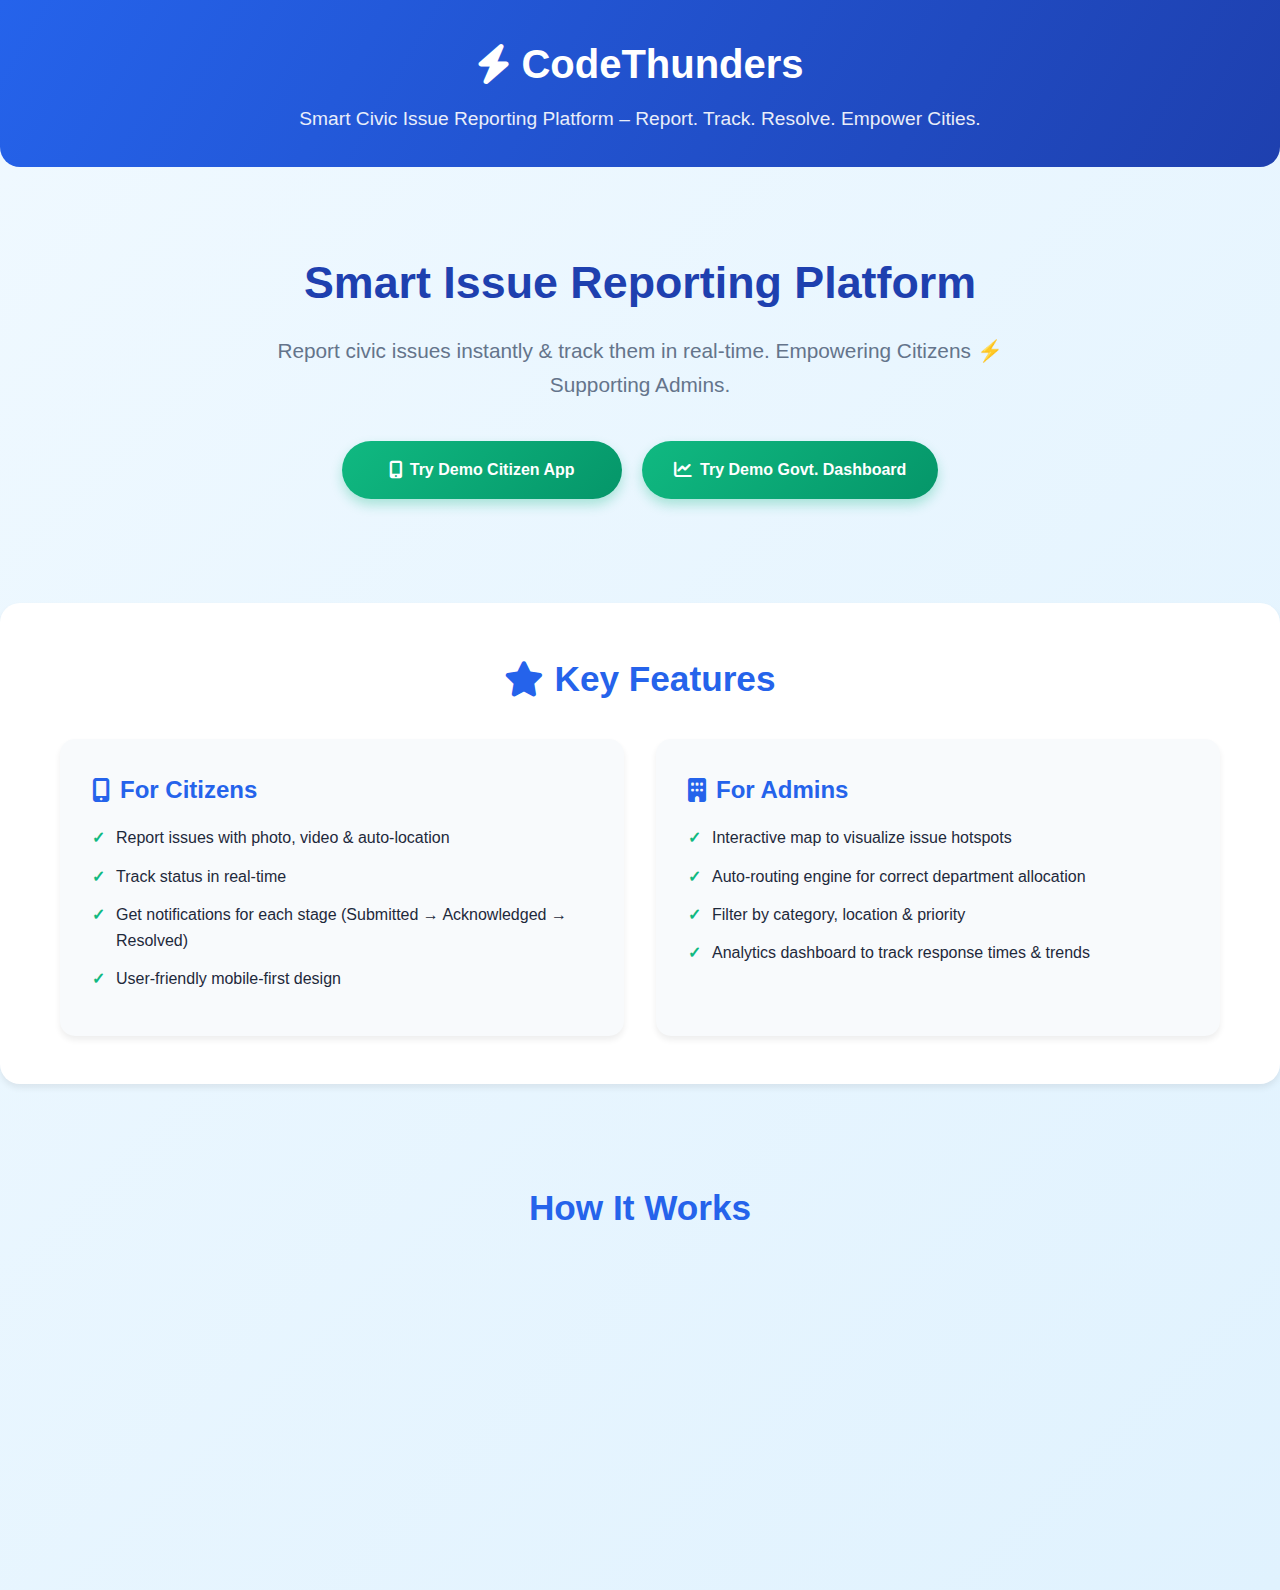
<file: index.html>
<!DOCTYPE html>
<html lang="en">
<head>
  <meta charset="UTF-8">
  <meta name="viewport" content="width=device-width, initial-scale=1.0">
  <title>CodeThunders – Smart Civic Issue Reporting</title>
  <link rel="stylesheet" href="https://cdnjs.cloudflare.com/ajax/libs/font-awesome/6.4.0/css/all.min.css">
  <style>
    /* Reset and Base Styles */
    * {
      margin: 0;
      padding: 0;
      box-sizing: border-box;
      font-family: 'Segoe UI', Tahoma, Geneva, Verdana, sans-serif;
    }
    
    :root {
      --primary: #2563eb;
      --primary-dark: #1e40af;
      --secondary: #10b981;
      --secondary-dark: #059669;
      --accent: #f59e0b;
      --danger: #ef4444;
      --light: #f8fafc;
      --dark: #1e293b;
      --gray: #64748b;
      --light-gray: #e2e8f0;
      --card-bg: #ffffff;
      --card-shadow: 0 4px 6px rgba(0, 0, 0, 0.07);
    }
    
    body {
      background: linear-gradient(135deg, #f0f9ff 0%, #e0f2fe 100%);
      color: var(--dark);
      line-height: 1.6;
      min-height: 100vh;
    }
    
    .container {
      max-width: 1200px;
      margin: 0 auto;
      padding: 0 20px;
    }
    
    /* Header Styles */
    header {
      text-align: center;
      padding: 2rem 1rem;
      background: linear-gradient(120deg, var(--primary) 0%, var(--primary-dark) 100%);
      color: white;
      margin-bottom: 2rem;
      border-radius: 0 0 20px 20px;
    }
    
    header h1 {
      font-size: 2.5rem;
      margin-bottom: 0.5rem;
      display: flex;
      align-items: center;
      justify-content: center;
      gap: 10px;
    }
    
    header p {
      font-size: 1.2rem;
      opacity: 0.9;
      max-width: 800px;
      margin: 0 auto;
    }
    
    /* Hero Section */
    .hero {
      text-align: center;
      padding: 3rem 1rem;
      margin-bottom: 3rem;
    }
    
    .hero-content h1 {
      font-size: 2.8rem;
      margin-bottom: 1rem;
      color: var(--primary-dark);
    }
    
    .hero-content p {
      font-size: 1.3rem;
      color: var(--gray);
      max-width: 800px;
      margin: 0 auto 2rem;
    }

    /* Buttons */
    .btn {
      display: inline-flex;
      align-items: center;
      justify-content: center;
      gap: 8px;
      background: linear-gradient(135deg, var(--secondary) 0%, var(--secondary-dark) 100%);
      color: white;
      padding: 1rem 2rem;
      border-radius: 50px;
      font-weight: 600;
      text-decoration: none;
      transition: all 0.3s ease;
      box-shadow: 0 6px 12px rgba(16, 185, 129, 0.3);
      margin: 0.5rem;
      min-width: 280px;
    }
    
    .btn:hover {
      transform: translateY(-4px) scale(1.03);
      box-shadow: 0 10px 20px rgba(16, 185, 129, 0.4);
      background: linear-gradient(135deg, var(--secondary-dark) 0%, var(--secondary) 100%);
    }

    .btn i {
      font-size: 1.1rem;
    }

    /* Features Section */
    .features {
      padding: 3rem 1rem;
      background: white;
      border-radius: 20px;
      box-shadow: var(--card-shadow);
      margin-bottom: 3rem;
    }
    
    .features h2 {
      text-align: center;
      font-size: 2.2rem;
      margin-bottom: 2rem;
      color: var(--primary);
      display: flex;
      align-items: center;
      justify-content: center;
      gap: 10px;
    }
    
    .features-container {
      display: grid;
      grid-template-columns: 1fr;
      gap: 2rem;
    }
    
    @media (min-width: 768px) {
      .features-container {
        grid-template-columns: 1fr 1fr;
      }
    }
    
    .feature-card {
      background: var(--light);
      padding: 2rem;
      border-radius: 15px;
      box-shadow: var(--card-shadow);
      transition: transform 0.3s;
    }
    
    .feature-card:hover {
      transform: translateY(-5px);
    }
    
    .feature-card h3 {
      font-size: 1.5rem;
      margin-bottom: 1rem;
      color: var(--primary);
      display: flex;
      align-items: center;
      gap: 10px;
    }
    
    .feature-card ul {
      list-style: none;
    }
    
    .feature-card li {
      margin-bottom: 0.8rem;
      padding-left: 1.5rem;
      position: relative;
    }
    
    .feature-card li:before {
      content: "✓";
      color: var(--secondary);
      position: absolute;
      left: 0;
      font-weight: bold;
    }
    
    /* How It Works Section */
    .how-it-works {
      padding: 3rem 1rem;
      margin-bottom: 3rem;
    }
    
    .how-it-works h2 {
      text-align: center;
      font-size: 2.2rem;
      margin-bottom: 2rem;
      color: var(--primary);
    }
    
    .steps {
      display: grid;
      grid-template-columns: 1fr;
      gap: 1.5rem;
    }
    
    @media (min-width: 768px) {
      .steps {
        grid-template-columns: repeat(3, 1fr);
      }
    }
    
    .step {
      background: white;
      padding: 1.5rem;
      border-radius: 15px;
      box-shadow: var(--card-shadow);
      text-align: center;
    }
    
    .step-icon {
      font-size: 2.5rem;
      margin-bottom: 1rem;
      color: var(--primary);
    }
    
    .step h3 {
      margin-bottom: 1rem;
      color: var(--primary-dark);
    }
    
    /* Footer */
    footer {
      background: var(--dark);
      color: white;
      padding: 2rem 0;
      text-align: center;
    }
    
    /* Animations */
    @keyframes fadeIn {
      from { opacity: 0; transform: translateY(20px); }
      to { opacity: 1; transform: translateY(0); }
    }
    
    .feature-card, .step {
      animation: fadeIn 0.5s ease;
    }
  </style>
</head>
<body>
  <header>
    <div class="container">
      <h1><i class="fas fa-bolt"></i> CodeThunders</h1>
      <p>Smart Civic Issue Reporting Platform – Report. Track. Resolve. Empower Cities.</p>
    </div>
  </header>

  <section class="hero">
    <div class="container hero-content">
      <h1>Smart Issue Reporting Platform</h1>
      <p>Report civic issues instantly & track them in real-time. 
         Empowering Citizens ⚡ Supporting Admins.</p>
      <a href="demo.html" class="btn"><i class="fas fa-mobile-alt"></i> Try Demo Citizen App</a>
      <a href="govt.dashboard.html" class="btn"><i class="fas fa-chart-line"></i> Try Demo Govt. Dashboard</a>
    </div>
  </section>

  <!-- Features Section -->
  <section id="features" class="features">
    <div class="container">
      <h2><i class="fas fa-star"></i> Key Features</h2>
      <div class="features-container">

        <!-- Citizen Features -->
        <div class="feature-card">
          <h3><i class="fas fa-mobile-alt"></i> For Citizens</h3>
          <ul>
            <li>Report issues with photo, video & auto-location</li>
            <li>Track status in real-time</li>
            <li>Get notifications for each stage (Submitted → Acknowledged → Resolved)</li>
            <li>User-friendly mobile-first design</li>
          </ul>
        </div>

        <!-- Admin Features -->
        <div class="feature-card">
          <h3><i class="fas fa-building"></i> For Admins</h3>
          <ul>
            <li>Interactive map to visualize issue hotspots</li>
            <li>Auto-routing engine for correct department allocation</li>
            <li>Filter by category, location & priority</li>
            <li>Analytics dashboard to track response times & trends</li>
          </ul>
        </div>

      </div>
    </div>
  </section>

  <!-- How It Works Section -->
  <section class="how-it-works">
    <div class="container">
      <h2>How It Works</h2>
      <div class="steps">
        <div class="step">
          <div class="step-icon"><i class="fas fa-camera"></i></div>
          <h3>1. Report</h3>
          <p>Citizens report issues with photos and location data</p>
        </div>
        
        <div class="step">
          <div class="step-icon"><i class="fas fa-route"></i></div>
          <h3>2. Route</h3>
          <p>Our system automatically routes issues to the correct department</p>
        </div>
        
        <div class="step">
          <div class="step-icon"><i class="fas fa-check-circle"></i></div>
          <h3>3. Resolve</h3>
          <p>Departments resolve issues and citizens get notified</p>
        </div>
      </div>
    </div>
  </section>

  <script>
    // Simple animation for elements when they come into view
    document.addEventListener('DOMContentLoaded', function() {
      const observer = new IntersectionObserver((entries) => {
        entries.forEach(entry => {
          if (entry.isIntersecting) {
            entry.target.style.opacity = 1;
            entry.target.style.transform = 'translateY(0)';
          }
        });
      }, { threshold: 0.1 });
      
      // Observe feature cards and steps
      document.querySelectorAll('.feature-card, .step').forEach(item => {
        item.style.opacity = 0;
        item.style.transform = 'translateY(20px)';
        item.style.transition = 'opacity 0.5s ease, transform 0.5s ease';
        observer.observe(item);
      });
    });
  </script>
</body>
</html>
</file>
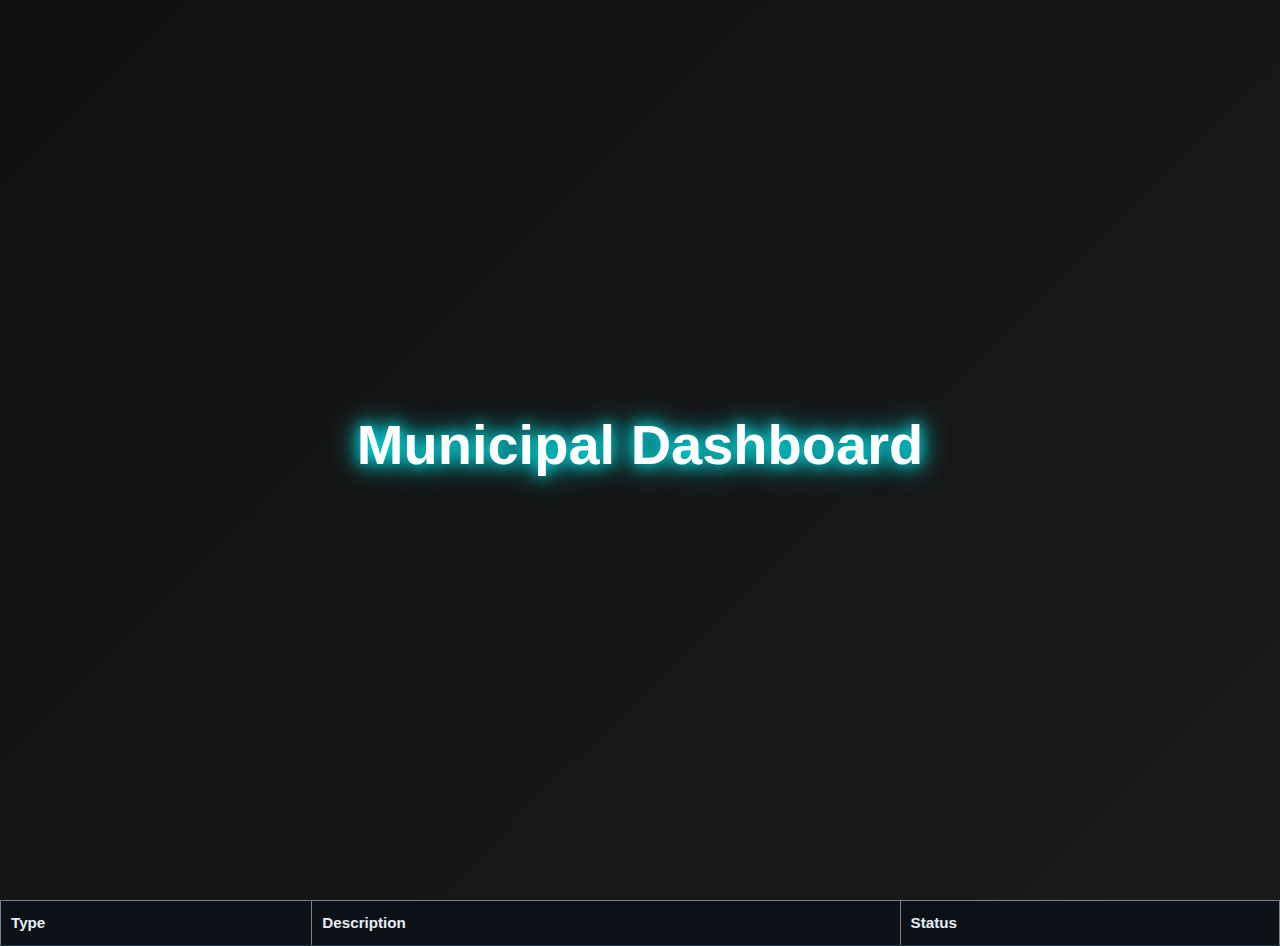
<file: admin.html>
<!DOCTYPE html>
<html lang="en">
<head>
  <meta charset="UTF-8">
  <meta name="viewport" content="width=device-width, initial-scale=1.0">
  <title>Admin Dashboard</title>
  <link rel="stylesheet" href="style.css">
</head>
<body>
  <header>
    <h1>Municipal Dashboard</h1>
  </header>

  <main>
    <table border="1" width="100%" cellpadding="10">
      <thead>
        <tr>
          <th>Type</th>
          <th>Description</th>
          <th>Status</th>
        </tr>
      </thead>
      <tbody id="issueTable"></tbody>
    </table>
  </main>

  <script>
    const issues = JSON.parse(localStorage.getItem("issues")) || [];
    const table = document.getElementById("issueTable");

    issues.forEach((i, idx) => {
      const row = `<tr>
        <td>${i.type}</td>
        <td>${i.description}</td>
        <td>${i.status}</td>
      </tr>`;
      table.innerHTML += row;
    });
  </script>
</body>
</html>
</file>
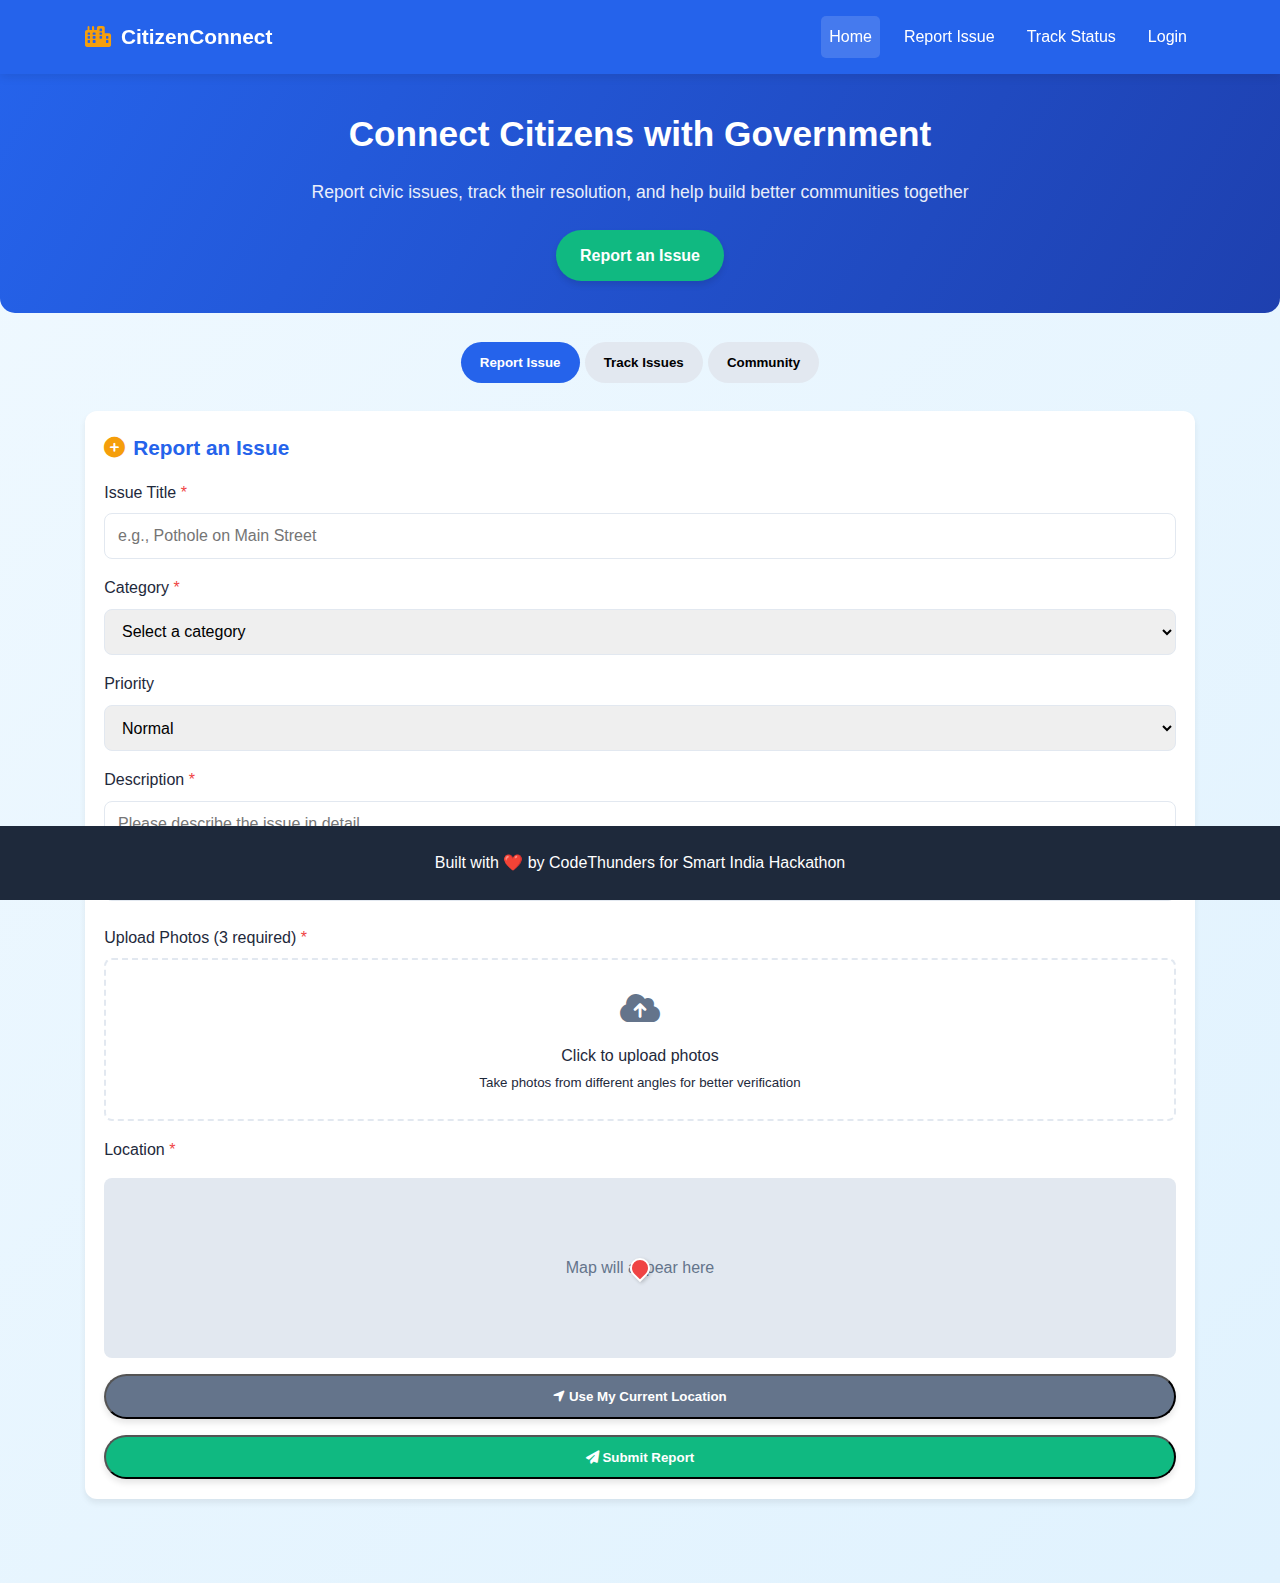
<file: demo.html>
<!DOCTYPE html>
<html lang="en">
<head>
    <meta charset="UTF-8">
    <meta name="viewport" content="width=device-width, initial-scale=1.0">
    <title>CitizenConnect - Report Civic Issues</title>
    <link rel="stylesheet" href="https://cdnjs.cloudflare.com/ajax/libs/font-awesome/6.4.0/css/all.min.css">
    <style>
        /* Reset and Base Styles */
        * {
            margin: 0;
            padding: 0;
            box-sizing: border-box;
            font-family: 'Segoe UI', Tahoma, Geneva, Verdana, sans-serif;
        }
        
        :root {
            --primary: #2563eb;
            --primary-dark: #1e40af;
            --secondary: #10b981;
            --accent: #f59e0b;
            --danger: #ef4444;
            --light: #f8fafc;
            --dark: #1e293b;
            --gray: #64748b;
            --light-gray: #e2e8f0;
            --card-bg: #ffffff;
            --card-shadow: 0 4px 6px rgba(0, 0, 0, 0.07);
        }
        
        body {
            background: linear-gradient(135deg, #f0f9ff 0%, #e0f2fe 100%);
            color: var(--dark);
            line-height: 1.6;
            min-height: 100vh;
            padding-bottom: 60px;
        }
        
        .container {
            max-width: 100%;
            padding: 0 15px;
            margin: 0 auto;
        }
        
        /* Header Styles */
        header {
            background: var(--primary);
            color: white;
            padding: 1rem 0;
            box-shadow: 0 2px 10px rgba(0, 0, 0, 0.1);
            position: sticky;
            top: 0;
            z-index: 100;
        }
        
        .header-content {
            display: flex;
            justify-content: space-between;
            align-items: center;
        }
        
        .logo {
            display: flex;
            align-items: center;
            gap: 10px;
            font-size: 1.3rem;
            font-weight: 700;
        }
        
        .logo i {
            color: var(--accent);
        }
        
        .menu-toggle {
            display: block;
            font-size: 1.5rem;
            background: none;
            border: none;
            color: white;
            cursor: pointer;
        }
        
        nav {
            display: none;
            position: absolute;
            top: 100%;
            left: 0;
            right: 0;
            background: var(--primary-dark);
            padding: 1rem;
        }
        
        nav.active {
            display: block;
        }
        
        nav ul {
            list-style: none;
        }
        
        nav li {
            margin-bottom: 0.8rem;
        }
        
        nav a {
            color: white;
            text-decoration: none;
            font-weight: 500;
            padding: 0.5rem;
            display: block;
            border-radius: 5px;
            transition: background 0.3s;
        }
        
        nav a:hover, nav a.active {
            background: rgba(255, 255, 255, 0.15);
        }
        
        /* Hero Section */
        .hero {
            text-align: center;
            padding: 2rem 1rem;
            background: linear-gradient(120deg, var(--primary) 0%, var(--primary-dark) 100%);
            color: white;
            margin-bottom: 1.5rem;
            border-radius: 0 0 15px 15px;
        }
        
        .hero h1 {
            font-size: 1.8rem;
            margin-bottom: 1rem;
        }
        
        .hero p {
            font-size: 1rem;
            margin-bottom: 1.5rem;
            opacity: 0.9;
        }
        
        .cta-button {
            display: inline-block;
            background: var(--secondary);
            color: white;
            padding: 0.8rem 1.5rem;
            border-radius: 50px;
            font-weight: 600;
            text-decoration: none;
            transition: transform 0.3s, box-shadow 0.3s;
            box-shadow: 0 4px 6px rgba(0, 0, 0, 0.1);
        }
        
        .cta-button:hover {
            transform: translateY(-3px);
            box-shadow: 0 6px 12px rgba(0, 0, 0, 0.15);
        }
        
        /* Tabs */
        .tabs {
            display: flex;
            overflow-x: auto;
            margin-bottom: 1.5rem;
            gap: 0.3rem;
            padding: 0.3rem;
            -ms-overflow-style: none;
            scrollbar-width: none;
        }
        
        .tabs::-webkit-scrollbar {
            display: none;
        }
        
        .tab-btn {
            padding: 0.8rem 1.2rem;
            background: var(--light-gray);
            border: none;
            border-radius: 50px;
            font-weight: 600;
            cursor: pointer;
            transition: all 0.3s;
            white-space: nowrap;
            flex-shrink: 0;
        }
        
        .tab-btn.active {
            background: var(--primary);
            color: white;
        }
        
        /* Card Styles */
        .card {
            background: var(--card-bg);
            border-radius: 12px;
            padding: 1.2rem;
            box-shadow: var(--card-shadow);
            margin-bottom: 1.5rem;
        }
        
        .card h2 {
            color: var(--primary);
            margin-bottom: 1rem;
            display: flex;
            align-items: center;
            gap: 8px;
            font-size: 1.3rem;
        }
        
        .card h2 i {
            color: var(--accent);
        }
        
        /* Form Elements */
        .form-group {
            margin-bottom: 1rem;
        }
        
        .form-group label {
            display: block;
            margin-bottom: 0.5rem;
            font-weight: 500;
        }
        
        .form-control {
            width: 100%;
            padding: 0.8rem;
            border: 1px solid var(--light-gray);
            border-radius: 8px;
            font-size: 1rem;
            transition: border-color 0.3s;
        }
        
        .form-control:focus {
            outline: none;
            border-color: var(--primary);
            box-shadow: 0 0 0 3px rgba(37, 99, 235, 0.1);
        }
        
        textarea.form-control {
            min-height: 100px;
            resize: vertical;
        }
        
        .required::after {
            content: " *";
            color: var(--danger);
        }
        
        /* File Upload */
        .file-upload {
            border: 2px dashed var(--light-gray);
            padding: 1.5rem;
            text-align: center;
            border-radius: 8px;
            margin-bottom: 1rem;
            position: relative;
        }
        
        .file-upload input {
            position: absolute;
            top: 0;
            left: 0;
            width: 100%;
            height: 100%;
            opacity: 0;
            cursor: pointer;
        }
        
        .file-upload-icon {
            font-size: 2rem;
            color: var(--gray);
            margin-bottom: 0.5rem;
        }
        
        /* Map Preview */
        .map-preview {
            height: 180px;
            background: var(--light-gray);
            border-radius: 8px;
            margin: 1rem 0;
            display: flex;
            align-items: center;
            justify-content: center;
            color: var(--gray);
            position: relative;
            overflow: hidden;
        }
        
        .map-pin {
            position: absolute;
            width: 20px;
            height: 20px;
            background: var(--danger);
            border: 2px solid white;
            border-radius: 50% 50% 50% 0;
            transform: rotate(-45deg);
            top: 50%;
            left: 50%;
            margin: -10px 0 0 -10px;
            box-shadow: 0 2px 4px rgba(0, 0, 0, 0.2);
            cursor: pointer;
        }
        
        /* Badges */
        .badge {
            display: inline-block;
            padding: 0.25rem 0.5rem;
            border-radius: 50px;
            font-size: 0.75rem;
            font-weight: 600;
            margin-right: 0.3rem;
        }
        
        .badge-success {
            background: rgba(16, 185, 129, 0.15);
            color: var(--secondary);
        }
        
        .badge-warning {
            background: rgba(245, 158, 11, 0.15);
            color: var(--accent);
        }
        
        .badge-danger {
            background: rgba(239, 68, 68, 0.15);
            color: var(--danger);
        }
        
        .badge-info {
            background: rgba(37, 99, 235, 0.15);
            color: var(--primary);
        }
        
        /* Report List */
        .report-list {
            list-style: none;
        }
        
        .report-item {
            padding: 1rem;
            border-left: 4px solid var(--primary);
            background: var(--light);
            border-radius: 0 8px 8px 0;
            margin-bottom: 1rem;
        }
        
        .report-item h3 {
            margin-bottom: 0.5rem;
            font-size: 1.1rem;
        }
        
        .report-meta {
            display: flex;
            flex-wrap: wrap;
            gap: 0.8rem;
            font-size: 0.85rem;
            color: var(--gray);
            margin-bottom: 0.5rem;
        }
        
        /* Footer */
        footer {
            background: var(--dark);
            color: white;
            padding: 1.5rem 0;
            margin-top: 2rem;
            text-align: center;
            position: fixed;
            bottom: 0;
            width: 100%;
        }
        
        /* Utility Classes */
        .text-center {
            text-align: center;
        }
        
        .hidden {
            display: none;
        }
        
        .mt-1 {
            margin-top: 1rem;
        }
        
        .mb-1 {
            margin-bottom: 1rem;
        }
        
        /* Animations */
        @keyframes fadeIn {
            from { opacity: 0; }
            to { opacity: 1; }
        }
        
        .tab-content {
            animation: fadeIn 0.3s ease;
        }
        
        /* Responsive Adjustments */
        @media (min-width: 768px) {
            .container {
                max-width: 720px;
            }
            
            .menu-toggle {
                display: none;
            }
            
            nav {
                display: block;
                position: static;
                background: transparent;
                padding: 0;
            }
            
            nav ul {
                display: flex;
                gap: 1rem;
            }
            
            nav li {
                margin-bottom: 0;
            }
            
            .hero h1 {
                font-size: 2.2rem;
            }
            
            .hero p {
                font-size: 1.1rem;
            }
            
            .tabs {
                justify-content: center;
            }
        }
        
        @media (min-width: 992px) {
            .container {
                max-width: 960px;
            }
        }
        
        @media (min-width: 1200px) {
            .container {
                max-width: 1140px;
            }
        }
    </style>
</head>
<body>
    <!-- Header -->
    <header>
        <div class="container header-content">
            <div class="logo">
                <i class="fas fa-city"></i>
                <span>CitizenConnect</span>
            </div>
            <button class="menu-toggle">
                <i class="fas fa-bars"></i>
            </button>
            <nav id="main-nav">
                <ul>
                    <li><a href="#" class="active">Home</a></li>
                    <li><a href="#">Report Issue</a></li>
                    <li><a href="#">Track Status</a></li>
                    <li><a href="#">Login</a></li>
                </ul>
            </nav>
        </div>
    </header>

    <!-- Hero Section -->
    <section class="hero">
        <div class="container">
            <h1>Connect Citizens with Government</h1>
            <p>Report civic issues, track their resolution, and help build better communities together</p>
            <a href="#report-form" class="cta-button">Report an Issue</a>
        </div>
    </section>

    <main class="container">
        <!-- Tabs -->
        <div class="tabs">
            <button class="tab-btn active" data-tab="report">Report Issue</button>
            <button class="tab-btn" data-tab="track">Track Issues</button>
            <button class="tab-btn" data-tab="community">Community</button>
        </div>

        <!-- Report Issue Tab -->
        <div id="report" class="tab-content">
            <div class="card">
                <h2><i class="fas fa-plus-circle"></i> Report an Issue</h2>
                <form id="report-form">
                    <div class="form-group">
                        <label for="issueTitle" class="required">Issue Title</label>
                        <input type="text" id="issueTitle" class="form-control" placeholder="e.g., Pothole on Main Street" required>
                    </div>

                    <div class="form-group">
                        <label for="issueCategory" class="required">Category</label>
                        <select id="issueCategory" class="form-control" required>
                            <option value="">Select a category</option>
                            <option value="roads">Roads & Potholes</option>
                            <option value="garbage">Garbage Collection</option>
                            <option value="streetlights">Streetlights</option>
                            <option value="water">Water Supply</option>
                            <option value="drainage">Drainage Issues</option>
                            <option value="other">Other</option>
                        </select>
                    </div>

                    <div class="form-group">
                        <label for="issuePriority">Priority</label>
                        <select id="issuePriority" class="form-control">
                            <option value="normal">Normal</option>
                            <option value="high">High</option>
                            <option value="critical">Critical</option>
                        </select>
                    </div>

                    <div class="form-group">
                        <label for="issueDescription" class="required">Description</label>
                        <textarea id="issueDescription" class="form-control" placeholder="Please describe the issue in detail..." required></textarea>
                    </div>

                    <div class="form-group">
                        <label for="issuePhotos" class="required">Upload Photos (3 required)</label>
                        <div class="file-upload">
                            <input type="file" id="issuePhotos" multiple accept="image/*" required>
                            <div class="file-upload-icon">
                                <i class="fas fa-cloud-upload-alt"></i>
                            </div>
                            <p>Click to upload photos</p>
                            <small>Take photos from different angles for better verification</small>
                        </div>
                        <div id="file-names" class="mt-1"></div>
                    </div>

                    <div class="form-group">
                        <label class="required">Location</label>
                        <div class="map-preview">
                            <div class="map-pin"></div>
                            <span>Map will appear here</span>
                        </div>
                        <button type="button" class="cta-button" style="background: var(--gray); width: 100%;">
                            <i class="fas fa-location-arrow"></i> Use My Current Location
                        </button>
                    </div>

                    <button type="submit" class="cta-button" style="width: 100%;">
                        <i class="fas fa-paper-plane"></i> Submit Report
                    </button>
                </form>
            </div>
        </div>

        <!-- Track Issues Tab -->
        <div id="track" class="tab-content hidden">
            <div class="card">
                <h2><i class="fas fa-list-alt"></i> My Reports</h2>
                <ul class="report-list">
                    <li class="report-item">
                        <h3>Pothole on Oak Avenue</h3>
                        <div class="report-meta">
                            <span><i class="fas fa-road"></i> Roads</span>
                            <span><i class="fas fa-clock"></i> 2 days ago</span>
                        </div>
                        <div>
                            <span class="badge badge-warning">In Progress</span>
                            <span class="badge badge-info">Verified by 3 neighbors</span>
                        </div>
                    </li>
                    <li class="report-item">
                        <h3>Garbage not collected</h3>
                        <div class="report-meta">
                            <span><i class="fas fa-trash"></i> Sanitation</span>
                            <span><i class="fas fa-clock"></i> 5 days ago</span>
                        </div>
                        <div>
                            <span class="badge badge-success">Resolved</span>
                            <span class="badge badge-info">Verified by 5 neighbors</span>
                        </div>
                    </li>
                    <li class="report-item">
                        <h3>Broken streetlight</h3>
                        <div class="report-meta">
                            <span><i class="fas fa-lightbulb"></i> Electricity</span>
                            <span><i class="fas fa-clock"></i> 1 day ago</span>
                        </div>
                        <div>
                            <span class="badge badge-warning">Acknowledged</span>
                            <span class="badge badge-info">Verified by 2 neighbors</span>
                        </div>
                    </li>
                </ul>
            </div>
        </div>

        <!-- Community Tab -->
        <div id="community" class="tab-content hidden">
            <div class="card">
                <h2><i class="fas fa-users"></i> Community Verification</h2>
                <p>Help verify issues reported in your neighborhood:</p>
                
                <div class="report-item mt-1">
                    <h3>Waterlogging on Maple Street</h3>
                    <div class="report-meta">
                        <span><i class="fas fa-tint"></i> Drainage</span>
                        <span><i class="fas fa-map-marker-alt"></i> 0.3km from you</span>
                    </div>
                    <p>Reported 4 hours ago - needs verification</p>
                    <div class="mt-1">
                        <button class="cta-button" style="background: var(--secondary);">
                            <i class="fas fa-check-circle"></i> Confirm Issue
                        </button>
                        <button class="cta-button" style="background: var(--gray);">
                            <i class="fas fa-times-circle"></i> Not Found
                        </button>
                    </div>
                </div>
                
                <div class="report-item mt-1">
                    <h3>Park bench damaged</h3>
                    <div class="report-meta">
                        <span><i class="fas fa-tree"></i> Parks</span>
                        <span><i class="fas fa-map-marker-alt"></i> 0.5km from you</span>
                    </div>
                    <p>Reported 1 day ago - 3 verifications so far</p>
                    <div class="mt-1">
                        <button class="cta-button" style="background: var(--secondary);">
                            <i class="fas fa-check-circle"></i> Confirm Issue
                        </button>
                        <button class="cta-button" style="background: var(--gray);">
                            <i class="fas fa-times-circle"></i> Not Found
                        </button>
                    </div>
                </div>
            </div>
        </div>
    </main>

    <footer>
        <div class="container">
            <p>Built with ❤️ by CodeThunders for Smart India Hackathon</p>
        </div>
    </footer>

    <script>
        // Mobile menu toggle
        document.querySelector('.menu-toggle').addEventListener('click', function() {
            document.getElementById('main-nav').classList.toggle('active');
        });
        
        // Tab switching functionality
        document.addEventListener('DOMContentLoaded', function() {
            const tabButtons = document.querySelectorAll('.tab-btn');
            const tabContents = document.querySelectorAll('.tab-content');
            
            tabButtons.forEach(button => {
                button.addEventListener('click', () => {
                    const tabId = button.getAttribute('data-tab');
                    
                    // Update button states
                    tabButtons.forEach(btn => btn.classList.remove('active'));
                    button.classList.add('active');
                    
                    // Show selected tab
                    tabContents.forEach(tab => tab.classList.add('hidden'));
                    document.getElementById(tabId).classList.remove('hidden');
                });
            });
            
            // File upload name display
            document.getElementById('issuePhotos').addEventListener('change', function(e) {
                const fileNamesContainer = document.getElementById('file-names');
                fileNamesContainer.innerHTML = '';
                
                if (this.files.length > 0) {
                    const fileList = document.createElement('p');
                    fileList.textContent = `Selected ${this.files.length} file(s):`;
                    
                    const fileNamesList = document.createElement('ul');
                    fileNamesList.style.marginLeft = '20px';
                    fileNamesList.style.marginTop = '5px';
                    
                    for (let i = 0; i < this.files.length; i++) {
                        const listItem = document.createElement('li');
                        listItem.textContent = this.files[i].name;
                        fileNamesList.appendChild(listItem);
                    }
                    
                    fileNamesContainer.appendChild(fileList);
                    fileNamesContainer.appendChild(fileNamesList);
                    
                    // Validate that at least 3 photos are uploaded
                    if (this.files.length < 3) {
                        fileNamesContainer.innerHTML += '<p style="color: var(--danger);">Please upload at least 3 photos</p>';
                    }
                }
            });
            
            // Form submission
            document.getElementById('report-form').addEventListener('submit', function(e) {
                e.preventDefault();
                
                // Basic validation
                const photos = document.getElementById('issuePhotos').files;
                if (photos.length < 3) {
                    alert('Please upload at least 3 photos for verification.');
                    return;
                }
                
                // Show success message
                alert('Thank you for your report! It has been submitted for verification.');
                
                // Reset form
                this.reset();
                document.getElementById('file-names').innerHTML = '';
            });
            
            // Simulate location detection
            document.querySelector('[style="background: var(--gray); width: 100%;"]').addEventListener('click', function() {
                alert('Location detected! Drag the pin to adjust the exact location if needed.');
            });
        });
    </script>
</body>
</html>
</file>
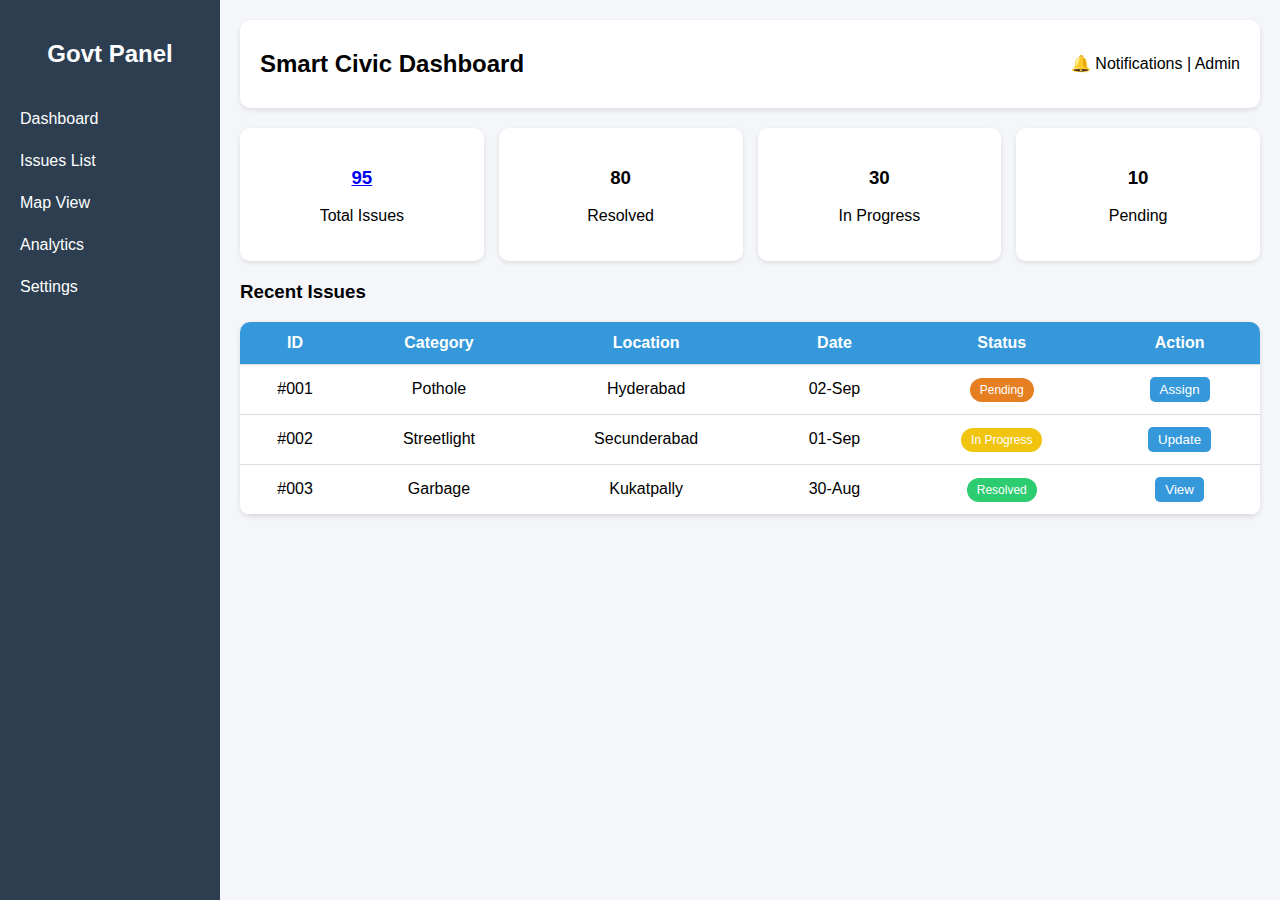
<file: govt.dashboard.html>
<!DOCTYPE html>
<html lang="en">
<head>
  <meta charset="UTF-8">
  <meta name="viewport" content="width=device-width, initial-scale=1.0">
  <title>Smart Civic Dashboard</title>
  <style>
    body {
      margin: 0;
      font-family: Arial, sans-serif;
      background: #f5f6fa;
    }
    .sidebar {
      position: fixed;
      top: 0; left: 0;
      width: 220px;
      height: 100%;
      background: #2c3e50;
      color: white;
      padding-top: 20px;
    }
    .sidebar h2 {
      text-align: center;
      margin-bottom: 30px;
    }
    .sidebar a {
      display: block;
      padding: 12px 20px;
      color: white;
      text-decoration: none;
      transition: 0.3s;
    }
    .sidebar a:hover {
      background: #34495e;
    }
    .main {
      margin-left: 220px;
      padding: 20px;
    }
    .topbar {
      display: flex;
      justify-content: space-between;
      align-items: center;
      background: #fff;
      padding: 10px 20px;
      border-radius: 10px;
      box-shadow: 0 2px 5px rgba(0,0,0,0.1);
      margin-bottom: 20px;
    }
    .cards {
      display: grid;
      grid-template-columns: repeat(auto-fit, minmax(200px, 1fr));
      gap: 15px;
      margin-bottom: 20px;
    }
    .card {
      background: white;
      padding: 20px;
      border-radius: 10px;
      box-shadow: 0 2px 5px rgba(0,0,0,0.1);
      text-align: center;
      cursor: pointer;
      transition: 0.2s;
    }
    .card:hover {
      background: #ecf0f1;
    }
    table {
      width: 100%;
      border-collapse: collapse;
      background: white;
      border-radius: 10px;
      overflow: hidden;
      box-shadow: 0 2px 5px rgba(0,0,0,0.1);
    }
    th, td {
      padding: 12px;
      border-bottom: 1px solid #ddd;
      text-align: center;
    }
    th {
      background: #3498db;
      color: white;
    }
    .status {
      padding: 5px 10px;
      border-radius: 20px;
      font-size: 12px;
      color: white;
    }
    .pending { background: #e67e22; }
    .progress { background: #f1c40f; }
    .resolved { background: #2ecc71; }
    button {
      padding: 5px 10px;
      border: none;
      border-radius: 5px;
      background: #3498db;
      color: white;
      cursor: pointer;
    }
    button:hover {
      background: #2980b9;
    }
    /* Right Side Panel */
    #detailsPanel {
      position: fixed;
      right: 0;
      top: 0;
      width: 320px;
      height: 100%;
      background: #fff;
      box-shadow: -2px 0 5px rgba(0,0,0,0.1);
      padding: 20px;
      overflow-y: auto;
      display: none;
      z-index: 100;
    }
    #detailsPanel h3 {
      margin-top: 0;
      color: #2c3e50;
    }
    #detailsPanel img {
      border-radius: 8px;
      margin-top: 10px;
    }
  </style>
</head>
<body>

  <!-- Sidebar -->
  <div class="sidebar">
    <h2>Govt Panel</h2>
    <a href="#">Dashboard</a>
    <a href="#">Issues List</a>
    <a href="#">Map View</a>
    <a href="#">Analytics</a>
    <a href="#">Settings</a>
  </div>

  <!-- Main Content -->
  <div class="main">
    <!-- Topbar -->
    <div class="topbar">
      <h2>Smart Civic Dashboard</h2>
      <div>🔔 Notifications | Admin</div>
    </div>

    <!-- Stats Cards -->
    <div class="cards">
      <div class="card" id="totalIssuesCard">
        <h3><a href="location.html">95</h3></a>
        <p>Total Issues</p>
      </div>
      <div class="card">
        <h3>80</h3>
        <p>Resolved</p>
      </div>
      <div class="card">
        <h3>30</h3>
        <p>In Progress</p>
      </div>
      <div class="card">
        <h3>10</h3>
        <p>Pending</p>
      </div>
    </div>

    <!-- Issues Table -->
    <h3>Recent Issues</h3>
    <table>
      <thead>
        <tr>
          <th>ID</th>
          <th>Category</th>
          <th>Location</th>
          <th>Date</th>
          <th>Status</th>
          <th>Action</th>
        </tr>
      </thead>
      <tbody>
        <tr>
          <td>#001</td>
          <td>Pothole</td>
          <td>Hyderabad</td>
          <td>02-Sep</td>
          <td><span class="status pending">Pending</span></td>
          <td><button>Assign</button></td>
        </tr>
        <tr>
          <td>#002</td>
          <td>Streetlight</td>
          <td>Secunderabad</td>
          <td>01-Sep</td>
          <td><span class="status progress">In Progress</span></td>
          <td><button>Update</button></td>
        </tr>
        <tr>
          <td>#003</td>
          <td>Garbage</td>
          <td>Kukatpally</td>
          <td>30-Aug</td>
          <td><span class="status resolved">Resolved</span></td>
          <td><button>View</button></td>
        </tr>
      </tbody>
    </table>
  </div>

  <!-- Right Side Details Panel -->
  <div id="detailsPanel">
    <h3>Issue Details</h3>
    <div id="detailsContent">Click an issue to see details</div>
  </div>

  <script>
    // Example citizen issue data
    const issueData = {
      "#001": {
        citizen: "Ravi Kumar",
        phone: "9876543210",
        category: "Pothole",
        location: "Hyderabad",
        description: "Big pothole near main road",
        photo: "https://via.placeholder.com/250",
        status: "Pending"
      },
      "#002": {
        citizen: "Sita Reddy",
        phone: "9123456789",
        category: "Streetlight",
        location: "Secunderabad",
        description: "Streetlight not working for 3 days",
        photo: "https://via.placeholder.com/250",
        status: "In Progress"
      },
      "#003": {
        citizen: "Mohammed Ali",
        phone: "9988776655",
        category: "Garbage",
        location: "Kukatpally",
        description: "Garbage not collected since last week",
        photo: "https://via.placeholder.com/250",
        status: "Resolved"
      }
    };

    // Function to show issue details
    function showDetails(issueId) {
      const panel = document.getElementById("detailsPanel");
      const content = document.getElementById("detailsContent");
      const data = issueData[issueId];

      if (data) {
        content.innerHTML = `
          <p><b>Citizen:</b> ${data.citizen}</p>
          <p><b>Phone:</b> ${data.phone}</p>
          <p><b>Category:</b> ${data.category}</p>
          <p><b>Location:</b> ${data.location}</p>
          <p><b>Description:</b> ${data.description}</p>
          <p><b>Status:</b> ${data.status}</p>
          <img src="${data.photo}" width="100%" alt="Issue Photo"/>
        `;
        panel.style.display = "block";
      }
    }

    // Add click events for table rows
    document.querySelectorAll("table tbody tr").forEach(row => {
      row.addEventListener("click", () => {
        const issueId = row.cells[0].innerText; // First column = ID
        showDetails(issueId);
      });
    });

    // "Total Issues" card click → Show map
    document.getElementById("totalIssuesCard").addEventListener("click", () => {
      const panel = document.getElementById("detailsPanel");
      const content = document.getElementById("detailsContent");
      content.innerHTML = `
        <h4>All Issues Map</h4>
        <iframe 
          src="https://www.google.com/maps/embed?pb=!1m18!1m12!1m3!1d3806.3537587919!2d78.48667131539047!3d17.38504458807725!2m3!1f0!2f0!3f0!3m2!1i1024!2i768!4f13.1!3m3!1m2!1s0x3bcb99a9fdafffff%3A0xabcdef123456789!2sHyderabad!5e0!3m2!1sen!2sin!4v1693662123456" 
          width="100%" height="300" style="border:0;" allowfullscreen="" loading="lazy">
        </iframe>
      `;
      panel.style.display = "block";
    });
  </script>

</body>
</html>
</file>
<file: style.css>
/* Reset */
* {
  margin: 0;
  padding: 0;
  box-sizing: border-box;
  font-family: 'Segoe UI', Tahoma, Geneva, Verdana, sans-serif;
}

body {
  background: #0a0a0a;
  color: #fff;
}

/* Hero Section */
header {
  height: 100vh;
  background: linear-gradient(135deg, #111, #1a1a1a);
  display: flex;
  flex-direction: column;
  justify-content: center;
  align-items: center;
  text-align: center;
  padding: 20px;
}

header h1 {
  font-size: 3.5rem;
  color: #fff;
  text-shadow: 0 0 15px #00f7ff, 0 0 30px #00f7ff;
  animation: flicker 2s infinite alternate;
}

header p {
  margin-top: 20px;
  font-size: 1.3rem;
  color: #ddd;
}

header button {
  margin-top: 30px;
  padding: 12px 25px;
  font-size: 1rem;
  border: none;
  border-radius: 8px;
  cursor: pointer;
  background: linear-gradient(45deg, #00f7ff, #0066ff);
  color: #000;
  font-weight: bold;
  transition: transform 0.3s, box-shadow 0.3s;
}

header button:hover {
  transform: scale(1.05);
  box-shadow: 0 0 20px #00f7ff;
}

/* Flicker animation for title */
@keyframes flicker {
  from { text-shadow: 0 0 10px #00f7ff, 0 0 20px #00f7ff; }
  to { text-shadow: 0 0 20px #00f7ff, 0 0 40px #00f7ff; }
}

/* Features Section */
#features {
  height: 100vh;
  background: #111;
  display: flex;
  justify-content: center;
  align-items: center;
  color: #fff;
}
.features {
  padding: 60px 20px;
  background: #f8f9ff;
  text-align: center;
}

.features h2 {
  font-size: 2rem;
  margin-bottom: 40px;
  color: #333;
}

.features-container {
  display: flex;
  flex-wrap: wrap;
  justify-content: center;
  gap: 30px;
}

.feature-card {
  background: white;
  padding: 25px;
  border-radius: 15px;
  box-shadow: 0 4px 12px rgba(0,0,0,0.1);
  width: 320px;
  transition: transform 0.2s ease;
}

.feature-card:hover {
  transform: translateY(-8px);
}

.feature-card h3 {
  margin-bottom: 15px;
  font-size: 1.4rem;
  color: #444;
}

.feature-card ul {
  list-style: none;
  padding: 0;
  text-align: left;
}

.feature-card ul li {
  margin: 10px 0;
  font-size: 1rem;
  color: #555;
}
/* Demo Page */
.demo {
  padding: 60px 20px;
  text-align: center;
}

.demo-container {
  display: flex;
  flex-wrap: wrap;
  justify-content: center;
  gap: 30px;
  margin-top: 30px;
}

.report-form, .map-box {
  background: #fff;
  padding: 25px;
  border-radius: 15px;
  box-shadow: 0 4px 12px rgba(0,0,0,0.1);
  width: 320px;
}

.report-form input, .report-form textarea, .report-form button {
  width: 100%;
  margin: 10px 0;
  padding: 10px;
  border: 1px solid #ddd;
  border-radius: 8px;
}

.report-form button {
  background: #007bff;
  color: white;
  font-weight: bold;
  cursor: pointer;
  transition: background 0.2s;
}

.report-form button:hover {
  background: #0056b3;
}

.fake-map {
  height: 200px;
  background: linear-gradient(135deg, #e0e0e0, #cfcfcf);
  display: flex;
  justify-content: center;
  align-items: center;
  border-radius: 10px;
  font-weight: bold;
  color: #555;
}


:root{
  --bg:#0f1115; --panel:#151822; --card:#1a1f2b; --muted:#9aa3b2; --text:#e8ecf3;
  --brand:#37b6ff; --brand2:#00e0b8; --ok:#27c93f; --warn:#ffbd2e; --bad:#ff5f56;
  --ring: rgba(55,182,255,.35);
  --radius: 18px;
}
*{box-sizing:border-box}
html,body{margin:0;padding:0;background:var(--bg);color:var(--text);font-family:Inter,system-ui,Segoe UI,Roboto,Arial,sans-serif}
a{color:var(--brand);text-decoration:none}
.muted{color:var(--muted)}
.req{color:var(--bad)}
.tiny{font-size:.85rem}

/* Navbar */
.navbar{position:sticky;top:0;z-index:10;display:flex;align-items:center;justify-content:space-between;padding:10px 16px;background:linear-gradient(180deg,#0f1115,#0f1115cc);backdrop-filter: blur(6px);border-bottom:1px solid #1f2430}
.nav-left{display:flex;gap:10px;align-items:center}
.brand{font-weight:800;letter-spacing:.3px}
.tagline{color:var(--muted);font-size:.9rem}
.nav-links{display:flex;gap:16px;list-style:none;margin:0;padding:0}
.nav-links a{padding:8px 10px;border-radius:10px}
.nav-links a.active,.nav-links a:hover{background:#192033}

/* Header */
.page-hero{padding:32px 16px;text-align:center}
.page-hero h1{margin:0 0 8px;font-size:clamp(26px,4vw,40px)}
.segmented{margin-top:16px;display:inline-flex;background:#131821;border-radius:999px;padding:6px}
.seg-btn{border:0;background:transparent;color:var(--muted);padding:10px 14px;border-radius:999px;cursor:pointer}
.seg-btn.active{background:linear-gradient(90deg,var(--brand),var(--brand2));color:#001018}

/* Layout */
.tabs{max-width:1200px;margin:0 auto;padding:12px 16px 40px}
.grid-2{display:grid;grid-template-columns:1fr;gap:16px}
.grid-3{display:grid;grid-template-columns:1fr;gap:16px}
@media(min-width:920px){.grid-2{grid-template-columns:1fr 1fr}.grid-3{grid-template-columns:1.2fr 1fr 1.2fr}}

.card{background:var(--card);border:1px solid #242a38;border-radius:var(--radius);padding:18px;box-shadow:0 6px 24px rgba(0,0,0,.18)}
.card h2{margin:0 0 6px}
.bullets{padding-left:18px;margin:8px 0;color:var(--muted)}

/* Forms */
.form{display:grid;gap:12px}
.form label{display:grid;gap:6px;font-size:.95rem}
input[type="text"],select,textarea,input[readonly]{
  background:#121723;border:1px solid #273047;border-radius:12px;color:var(--text);
  padding:10px 12px;outline:none
}
input:focus,select:focus,textarea:focus{border-color:var(--brand);box-shadow:0 0 0 4px var(--ring)}
.file-label input{border-style:dashed}
.primary{background:linear-gradient(90deg,var(--brand),var(--brand2));border:0;color:#001018;padding:12px 14px;border-radius:12px;font-weight:700;cursor:pointer}
.primary:hover{filter:brightness(1.1)}
.ghost{background:#1a2233;border:1px solid #273047;color:var(--text);padding:8px 10px;border-radius:10px;cursor:pointer}
.ghost:hover{background:#202a3e}

/* Map mock */
.map-box{display:grid;gap:8px}
.map-header{display:flex;justify-content:space-between;align-items:center}
.map{position:relative;background:#0c0f16 url('https://images.unsplash.com/photo-1502920917128-1aa500764b8a?q=80&w=1200&auto=format&fit=crop') center/cover no-repeat;border:1px solid #273047;border-radius:14px;height:260px;overflow:hidden}
.map.admin-map{height:420px}
.pin{position:absolute;width:18px;height:18px;background:var(--bad);border:2px solid #fff;border-radius:50%;top:45%;left:48%;transform:translate(-50%,-50%);cursor:grab;box-shadow:0 2px 18px rgba(255,95,86,.6)}
.map-hint{position:absolute;bottom:8px;left:8px;background:#00000088;padding:4px 8px;border-radius:8px;font-size:.85rem}
.coords{display:flex;gap:8px}
.coords input{width:100%}

/* Lists & Table */
.list{list-style:none;margin:0;padding:0;display:grid;gap:10px}
.ticket{background:#121723;border:1px dashed #2a354f;border-radius:12px;padding:10px}
.badge{display:inline-block;padding:2px 8px;border-radius:999px;font-size:.75rem;margin-right:6px}
.badge.ok{background:#153a26;color:#78ff9b}
.badge.warn{background:#3a2f15;color:#ffd36a}
.badge.bad{background:#3a1b1a;color:#ff9a9a}
.badge.info{background:#113242;color:#70d8ff}

.table-wrap{overflow:auto}
table{width:100%;border-collapse:collapse}
th,td{border-bottom:1px solid #23304a;padding:10px;text-align:left;font-size:.95rem}
tr:hover{background:#151d2c}

/* Charts (pure CSS bars) */
.bar-chart{display:grid;gap:10px;align-content:start}
.bar{display:flex;align-items:center;gap:10px}
.bar .label{width:160px;color:var(--muted)}
.bar .value{height:14px;background:linear-gradient(90deg,var(--brand),var(--brand2));border-radius:999px}

/* Notify */
.notify{position:fixed;right:16px;bottom:16px;background:#141a26;border:1px solid #273047;padding:12px 14px;border-radius:14px;box-shadow:0 8px 30px rgba(0,0,0,.35);max-width:320px}
.notify.hidden{display:none}

/* Footer */
.footer{padding:26px 16px;text-align:center;color:var(--muted);border-top:1px solid #1b2232;margin-top:20px}

/* Tabs */
.tab{display:none}
.tab.active{display:block}
/* General */
body {
  margin: 0;
  font-family: 'Segoe UI', sans-serif;
  background: #0d1117;
  color: #e6edf3;
  line-height: 1.6;
}
h1, h2, h3 {
  margin-bottom: 10px;
}

h2 {
  font-size: 2rem;
  color: #00aaff;
}
p {
  max-width: 800px;
  margin: auto;
}
.section {
  padding: 60px 20px;
  text-align: center;
}
.section.alt {
  background: #161b22;
}
ul.better-list {
  list-style: none;
  padding: 0;
}
ul.better-list li {
  margin: 10px 0;
  font-size: 1.1rem;
}

/* Navbar */
.navbar {
  display: flex;
  justify-content: space-between;
  align-items: center;
  padding: 15px 30px;
  background: #161b22;
  position: sticky;
  top: 0;
  z-index: 1000;
}
.logo {
  font-weight: bold;
  font-size: 1.2rem;
  color: #00ffcc;
}
.nav-links {
  list-style: none;
  display: flex;
  gap: 20px;
}
.nav-links a {
  color: #e6edf3;
  text-decoration: none;
}
.nav-links a:hover {
  color: #00aaff;
}

/* Hero */
.hero {
  padding: 100px 20px;
  text-align: center;
}
.hero p {
  margin: 15px auto;
  font-size: 1.2rem;
  max-width: 700px;
}
.cta-buttons {
  margin-top: 20px;
}
.btn {
  background: linear-gradient(90deg, #00aaff, #00ffcc);
  color: #000;
  padding: 10px 20px;
  margin: 5px;
  border-radius: 8px;
  text-decoration: none;
  font-weight: bold;
  display: inline-block;
  transition: transform 0.2s;
}
.btn:hover {
  transform: scale(1.05);
}

/* Cards */
.cards {
  display: grid;
  grid-template-columns: repeat(auto-fit, minmax(220px, 1fr));
  gap: 20px;
  margin-top: 30px;
}
.card {
  background: #0d1117;
  border: 1px solid #2d333b;
  padding: 20px;
  border-radius: 12px;
  box-shadow: 0 4px 8px rgba(0,0,0,0.3);
}
.card h3 {
  color: #00ffcc;
}

/* Tech Grid */
.tech-grid {
  display: flex;
  flex-wrap: wrap;
  gap: 15px;
  justify-content: center;
  margin-top: 20px;
}
.tech-grid span {
  background: #161b22;
  padding: 10px 20px;
  border-radius: 20px;
  border: 1px solid #2d333b;
}

/* Form */
.issue-form {
  display: flex;
  flex-direction: column;
  gap: 15px;
  max-width: 500px;
  margin: auto;
}
.issue-form input,
.issue-form select,
.issue-form textarea {
  padding: 10px;
  border-radius: 6px;
  border: none;
}
.issue-form button {
  cursor: pointer;
}

/* Footer */
footer {
  padding: 20px;
  background: #161b22;
  text-align: center;
  color: #8b949e;
  margin-top: 40px;
}
</file>
